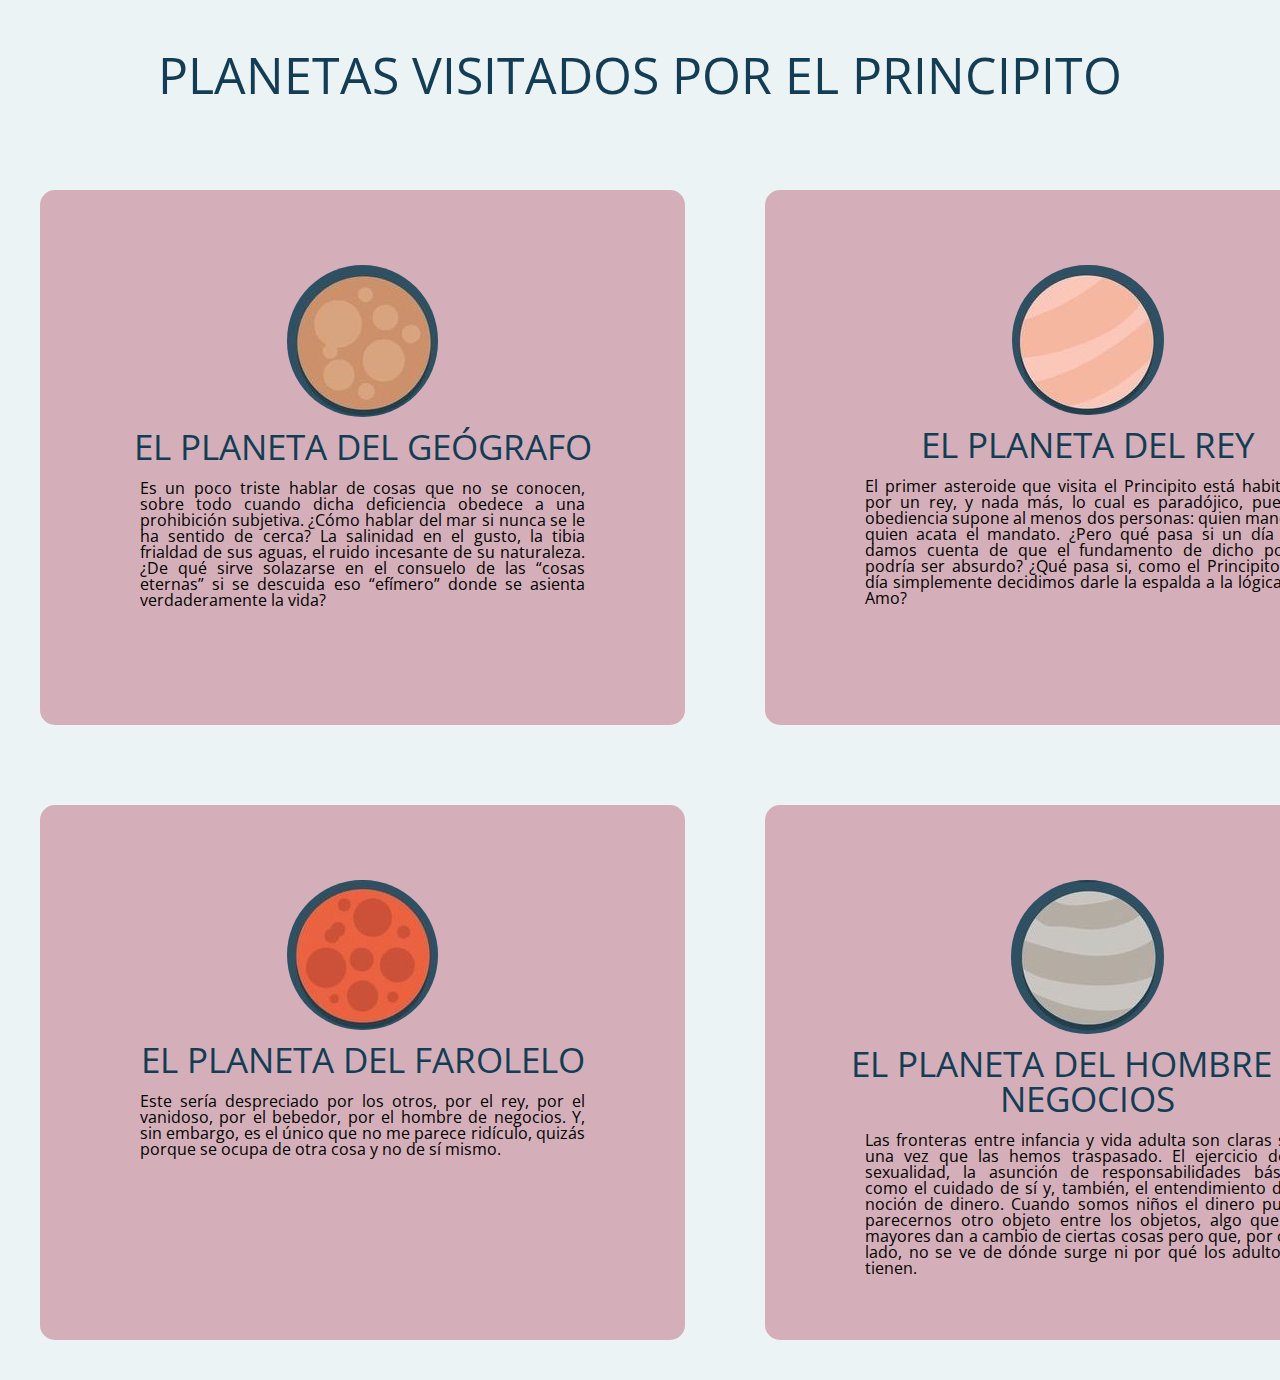
<file: semana 9 curso/index.html>
<!DOCTYPE html>
<html>

	<head>

		<meta charset="utf-8">
		<meta name="viewport" content="width=device-width, initial-scale=1.0">

		<title>El Principito</title>

		<link rel="stylesheet" type="text/css" href="css/reset.css">
		<link href="https://fonts.googleapis.com/css?family=Open+Sans:700" rel="stylesheet">
		<link rel="stylesheet" type="text/css" href="css/style.css">
		
	</head>

	<body>

		<header>
				
			<h1><strong>Planetas visitados por el principito</strong></h1>	

		</header>

		<section class="sect1">

			<div>

				<article class="art1">
					<img src="img/planeta1.jpg" alt="planeta 1">
					<h3>El planeta del ge&oacute;grafo</h3>
					<br>
					<p>Es un poco triste hablar de cosas que no se conocen, sobre todo cuando dicha deficiencia obedece a una prohibición subjetiva. ¿Cómo hablar del mar si nunca se le ha sentido de cerca? La salinidad en el gusto, la tibia frialdad de sus aguas, el ruido incesante de su naturaleza. ¿De qué sirve solazarse en el consuelo de las “cosas eternas” si se descuida eso “efímero” donde se asienta verdaderamente la vida?</p>

				</article>

			</div>

			<div>

				<article class="art2">
					<img src="img/planeta2.jpg" alt="planeta 2">
					<h3>El planeta del rey</h3>
					<br>
					<p>El primer asteroide que visita el Principito está habitado por un rey, y nada más, lo cual es paradójico, pues la obediencia supone al menos dos personas: quien manda y quien acata el mandato. ¿Pero qué pasa si un día nos damos cuenta de que el fundamento de dicho poder podría ser absurdo? ¿Qué pasa si, como el Principito, un día simplemente decidimos darle la espalda a la lógica del Amo?</p>
					<br>
					
				</article>

			</div>

		</section>
		<section class="sect2">

			<div>

				<article class="art3">
					<img src="img/planeta3.jpg" alt="planeta 3">
					<h3>El planeta del farolelo</h3>
					<br>
					<p>Este sería despreciado por los otros, por el rey, por el vanidoso, por el bebedor, por el hombre de negocios. Y, sin embargo, es el único que no me parece ridículo, quizás porque se ocupa de otra cosa y no de sí mismo.</p>

				</article>

			</div>

			<div>

				<article class="art4">
					<img src="img/planeta4.jpg" alt="planeta 4">
					<h3>El planeta del hombre de negocios</h3>
					<br>
					<p>Las fronteras entre infancia y vida adulta son claras sólo una vez que las hemos traspasado. El ejercicio de la sexualidad, la asunción de responsabilidades básicas como el cuidado de sí y, también, el entendimiento de la noción de dinero. Cuando somos niños el dinero puede parecernos otro objeto entre los objetos, algo que los mayores dan a cambio de ciertas cosas pero que, por otro lado, no se ve de dónde surge ni por qué los adultos lo tienen.</p>
					<br>
					
				</article>
			</div>

		</section>

	</body>

</html>
</file>
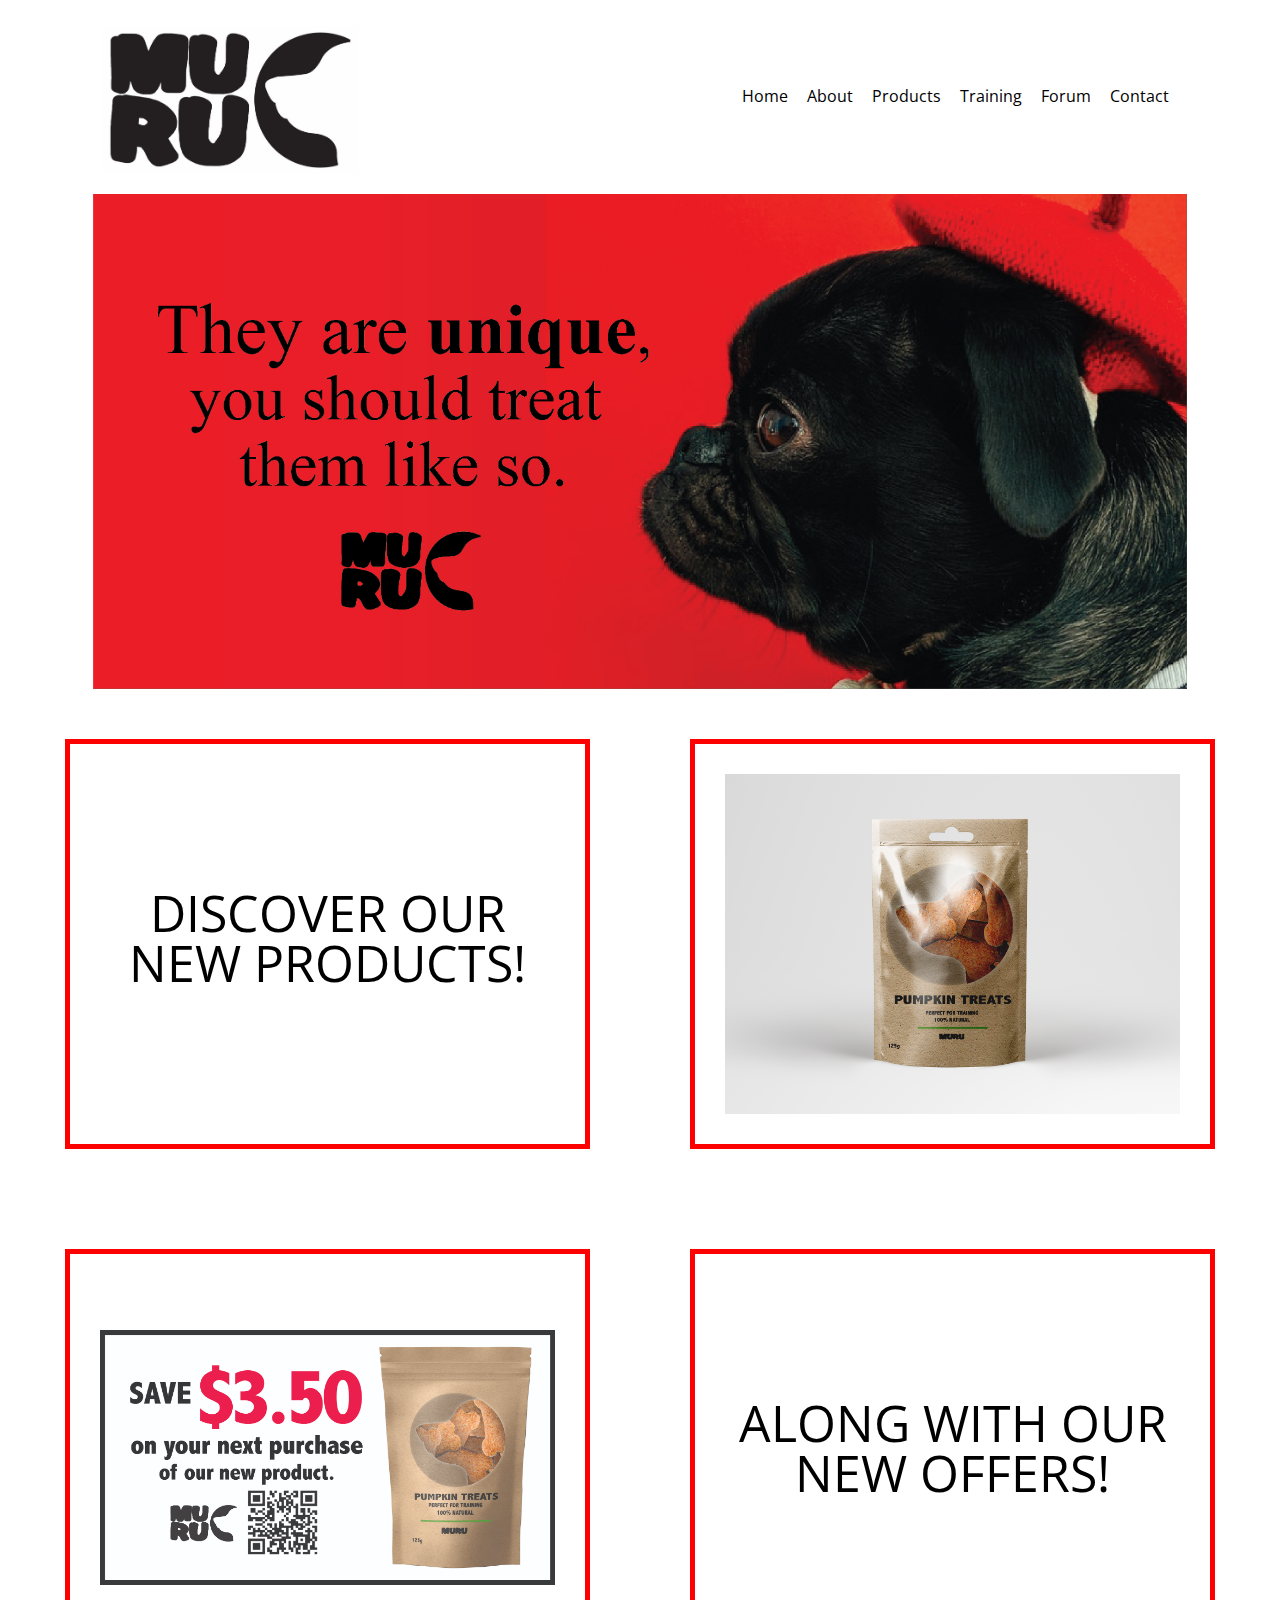
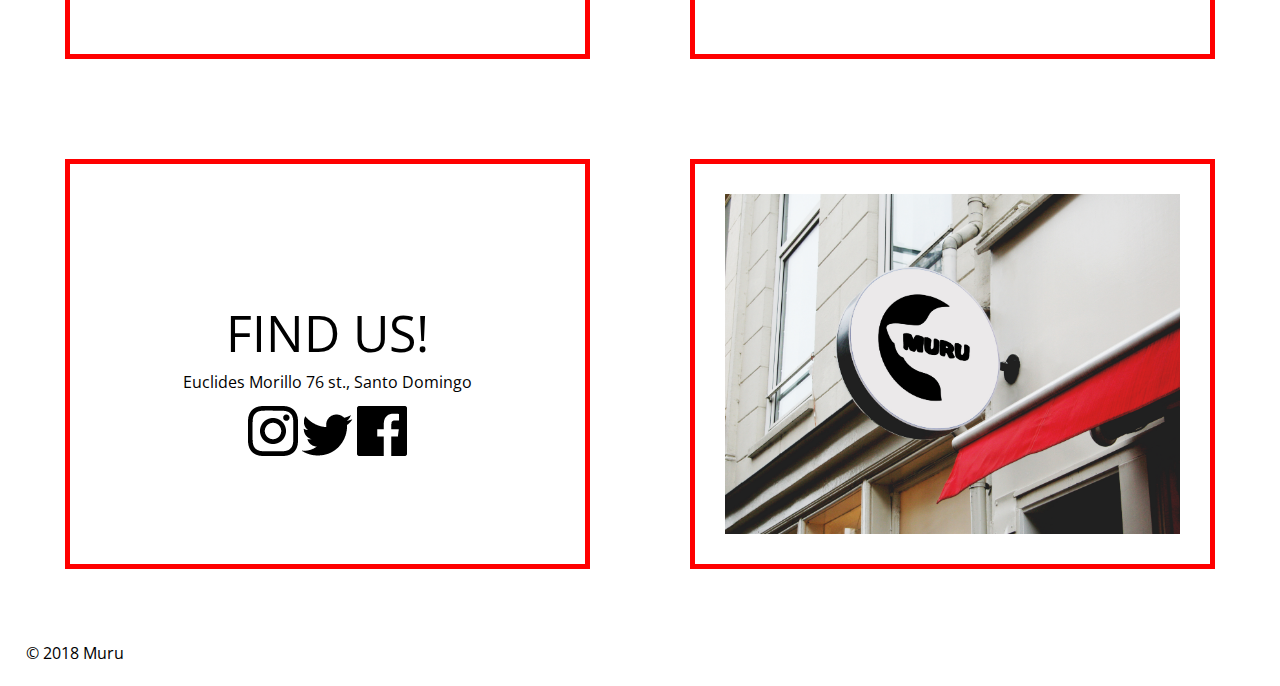
<file: semana 9 pagina/index.html>
<!DOCTYPE html>
<html>

	<head>

		<meta charset="utf-8">
		<meta name="viewport" content="width=device-width, initial-scale=1.0">

		<title>Muru</title>

		<link rel="stylesheet" type="text/css" href="css/reset.css">
		<link href="https://fonts.googleapis.com/css?family=Open+Sans:700" rel="stylesheet">
		<link rel="stylesheet" type="text/css" href="css/style.css">
		
	</head>

	<body>

		<header>
				
			<img class="name" src="img/petshoplogo.jpg" alt="Muru">

			<nav>
				<ul>
					<li><a href="#Home">Home</a></li>
					<li><a href="about.html">About</a></li>
					<li><a href="#Products">Products</a>
						<ul class="subul">
							<li><a href="food.html">Food</a></li>
							<li><a href="toys.html">Toys</a></li>
							<li><a href="accesories.html">Accesories</a></li>
							<li><a href="clothes.html">Clothes</a></li>
						</ul>
					</li>
					<li><a href="training.html">Training</a></li>
					<li><a href="forum.html">Forum</a></li>
					<li><a href="contact.html">Contact</a></li>
				</ul>
			</nav>
	
		</header>


		
		<div class="ad"> 

				<img src="img/petshopad.jpg" alt="They are unique, you should treat them like so.">
		</div>



		<div id="section">

			<section class="sect1"> <!-- Section 1 -->
				<div class="arti"> 

					<article class="art1"> <!-- article 1 -->

						<h3>Discover our new products!</h3>

					</article>

				</div>

				<div class="arti">

					<article class="art2"> <!-- article 2 -->

						<img src="img/Plastic Pouch Mock-Up.jpg">
						
					</article>

				</div>
			</section>


			<section class="sect2">  <!-- Section 2 -->
				<div class="arti">

					<article class="art3"> <!-- article 3 -->

						<img src="img/peshoppop-02.jpg">

					</article>

				</div>

				<div class="arti">

						<article class="art4"> <!-- article 4 -->

						<h3>Along with our new offers!</h3>
						
					</article>
				</div>
			</section>


			<section class="sect3">  <!-- Section 3 -->
				<div class="arti">

					<article class="art5"> <!-- article 4 -->

						<h3>Find us!</h3>
						<br>
						<p>Euclides Morillo 76 st., Santo Domingo</p>
						<br>
						<div class="social-media">
							<a href="https://www.instagram.com/murushop" target="_blank"><img src="img/instagram.png" alt="instagram" class="instagram"></a>
							<a href="https://www.twitter.com/murushop" target="_blank"><img src="img/twitter.png" alt="twitter" class="twitter"></a>
							<a href="https://www.facebook.com/murushop" target="_blank"><img src="img/facebook.png" alt="facebook" class="facebook"></a>
						</div>

					</article>

				</div>

				<div class="arti">

					<article class="art6"> <!-- article 5 -->

						<img src="img/murushop.jpg">
						
					</article>
					
				</div>
			</section>

		<footer>&copy; 2018 Muru</footer>

	</body>

</html>
</file>
<file: semana 9 curso/css/style.css>
body {
	font-family:'Open Sans', sans-serif;
	background-color: #EBF3F4;
}

h1 {
	margin-top: 50px;
	margin-bottom: 50px;
	font-family:'Open Sans', sans-serif;
	color: #133C55;
	font-size: 50px;
	text-align: center;
	text-transform: uppercase;
}

.sect1 {
	display: flex;
	justify-content: space-around;
	align-items: center;
}

.sect2 {
	display: flex;
	justify-content: space-between;
	align-items: center;
}

article {
	padding: 60px;
	text-align: center;
}

.art1 {
	width: 495px;
	height: 385px;
}

.art2 {
	width: 495px;
	height: 385px;
}

.art3 {
	width: 495px;
	height: 385px;

}

.art4 {
	width: 495px;
	height: 385px;
}

img {
	border-radius: 100px;
	margin-bottom: 10px;
}

h3 {
	text-transform: uppercase;
	font-size: 35px;
	color: #133C55;

}

p {
	text-align: justify;
	margin-left: 25px;
	margin-right: 25px;
}

div {
	border: 5px solid #D4AFB9;
    padding: 10px;
    margin: 40px; 
	background-color: #D4AFB9;
	border-radius: 15px;
}
</file>
<file: semana 9 pagina/css/style.css>
body {
	font-family:'Open Sans', sans-serif;
}

header {
	display: flex;
}

.name {
	height: 20%;
	width: 20%;
	margin-left: 8%;
	margin-bottom: 3.5%;
	margin-top: 2%;
}

.ad {
	display: flex;
	align-items: center;
	justify-content: center;
	margin-left: 2.5%;
	margin-right: 2.5%;
}

.ad img {
	width: 90%;
	height: 90%;
	margin-top: -2%;
}

nav {
	margin-left: 30%;
}

nav li {
	display: inline-flex;
	margin-top: 20%;
}

li {
	margin-right: 15px;
}

ul {
	color: black;
}

ul a {
	text-decoration: none;
}

.subul li {
	display: none;
}

#section {
	justify-content: space-between;
	align-items: center;
}

article {
	padding: 30px;
	text-align: center;
}

.sect1, .sect2, .sect3 {
	display: flex;
	justify-content: center;
	flex-direction: row;
}

.art1, .art2, .art3, .art4, .art5, .art6 {
	width: 455px;
	height: 340px;
	border: 5px solid red;
}

.arti {
	display: flex;
	flex-direction: row;
    padding: 10px;
    margin: 40px; 
	background-color: white;
}

.art2 img { 
	width: 100%;
	height: 100%;
}

.art3 img {
	margin-top: 10%;
	width: 100%;
	height: 75%;
}

.art6 img {
	width: 100%;
	height: 100%;
}

h3 {
	text-transform: uppercase;
	font-size: 50px;
	margin-top: 25%;
}

a:link {
	color: black;
}

a:visited {
	color: black;
}

a:hover {
	color: red;
}

a:active {
	color: red;
}


footer {
	margin: 2%;
	
}
</file>
